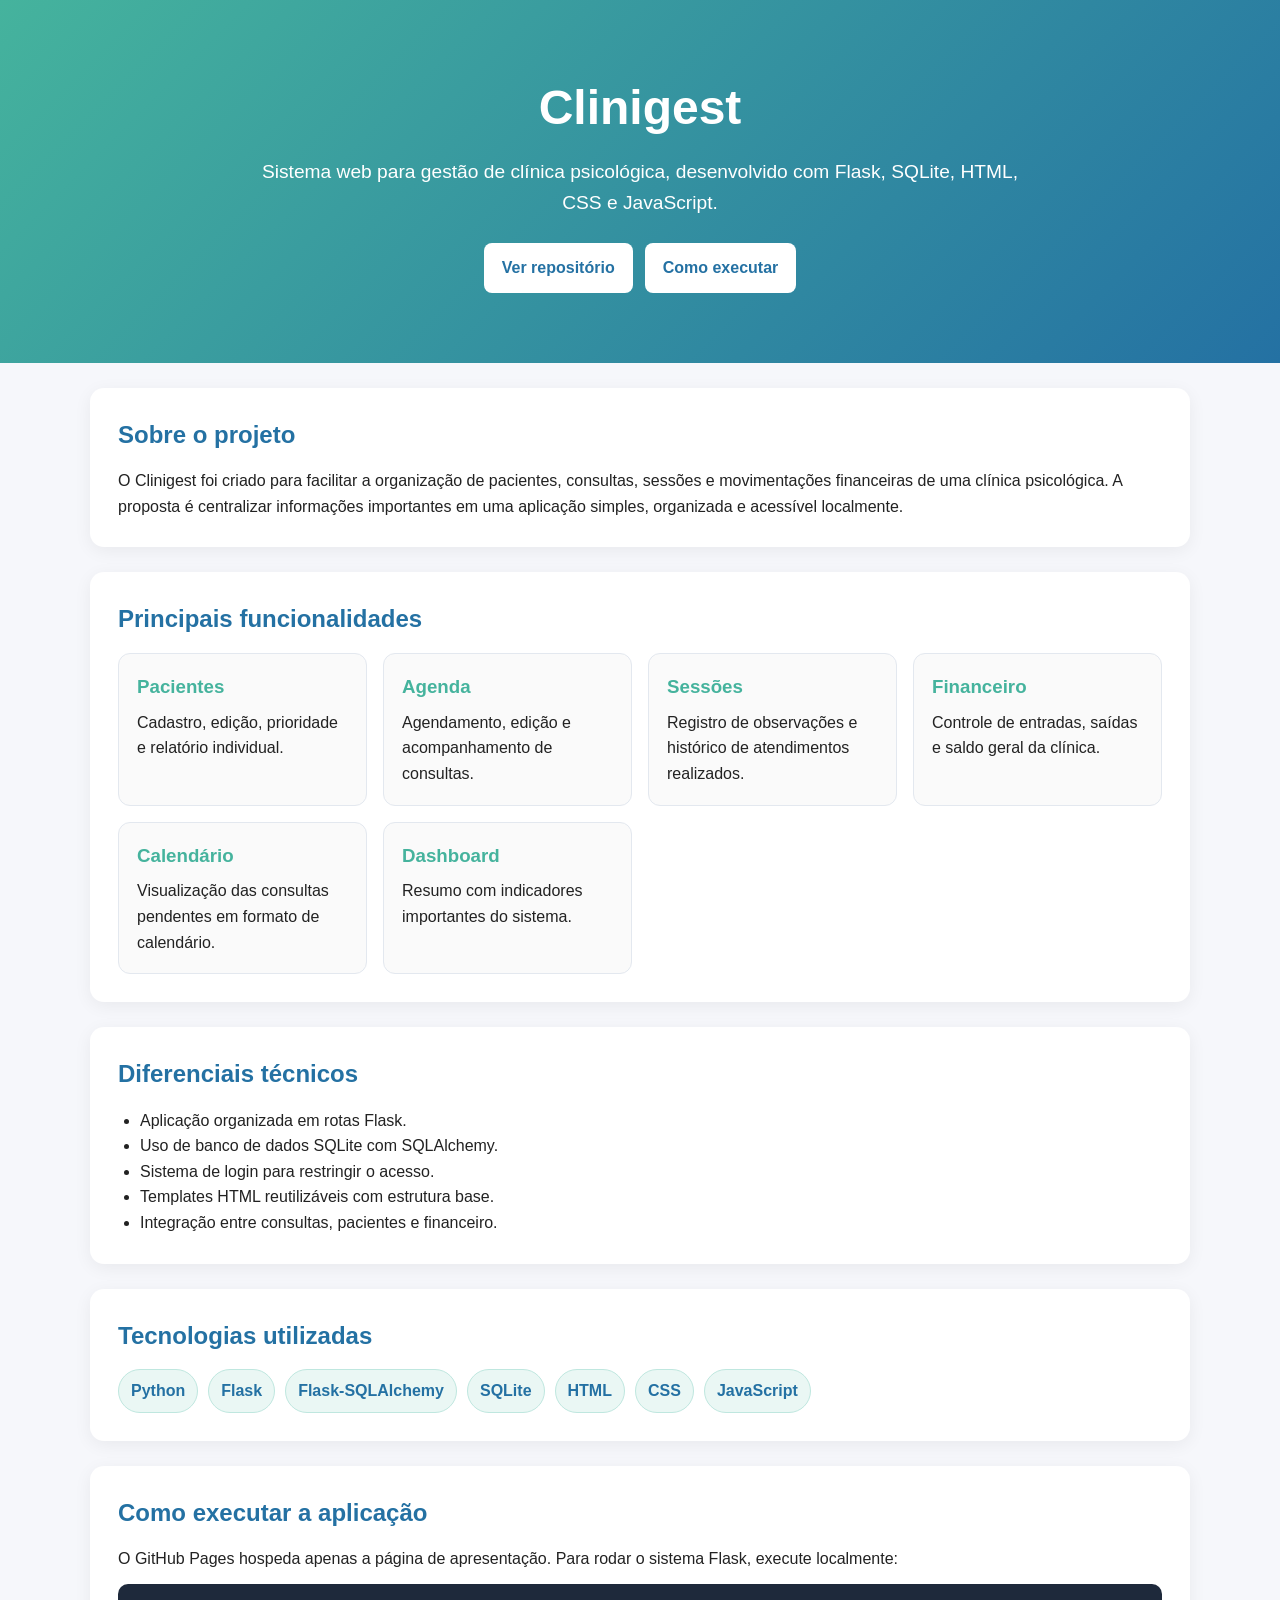
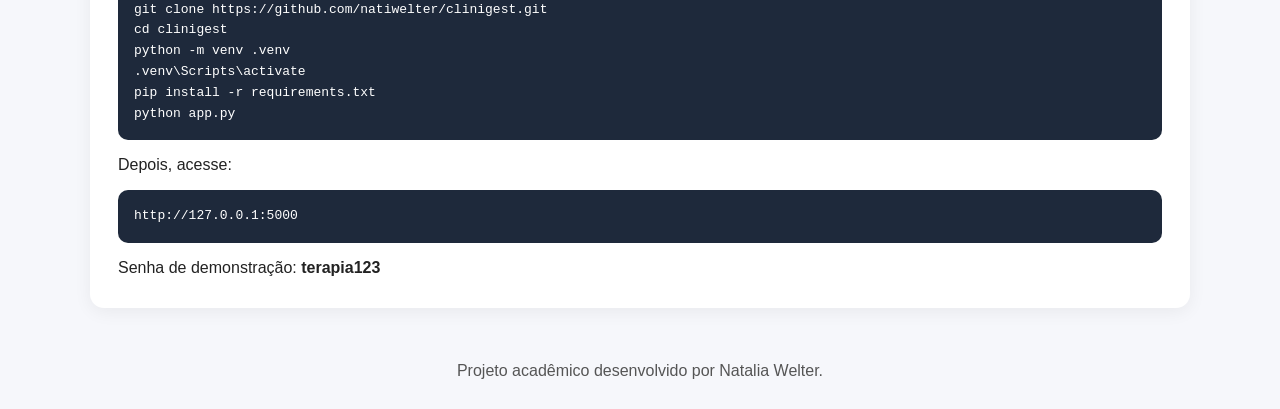
<file: docs/index.html>
<!DOCTYPE html>
<html lang="pt-BR">
<head>
  <meta charset="UTF-8">
  <meta name="viewport" content="width=device-width, initial-scale=1.0">
  <title>Clinigest - Página do Projeto</title>
  <link rel="stylesheet" href="style.css">
</head>
<body>
  <header class="hero">
    <div class="container">
      <h1>Clinigest</h1>
      <p>Sistema web para gestão de clínica psicológica, desenvolvido com Flask, SQLite, HTML, CSS e JavaScript.</p>
      <div class="buttons">
        <a href="https://github.com/natiwelter/clinigest" target="_blank">Ver repositório</a>
        <a href="#execucao">Como executar</a>
      </div>
    </div>
  </header>

  <main class="container">
    <section>
      <h2>Sobre o projeto</h2>
      <p>
        O Clinigest foi criado para facilitar a organização de pacientes, consultas, sessões e movimentações financeiras de uma clínica psicológica.
        A proposta é centralizar informações importantes em uma aplicação simples, organizada e acessível localmente.
      </p>
    </section>

    <section>
      <h2>Principais funcionalidades</h2>
      <div class="cards">
        <article><h3>Pacientes</h3><p>Cadastro, edição, prioridade e relatório individual.</p></article>
        <article><h3>Agenda</h3><p>Agendamento, edição e acompanhamento de consultas.</p></article>
        <article><h3>Sessões</h3><p>Registro de observações e histórico de atendimentos realizados.</p></article>
        <article><h3>Financeiro</h3><p>Controle de entradas, saídas e saldo geral da clínica.</p></article>
        <article><h3>Calendário</h3><p>Visualização das consultas pendentes em formato de calendário.</p></article>
        <article><h3>Dashboard</h3><p>Resumo com indicadores importantes do sistema.</p></article>
      </div>
    </section>

    <section>
      <h2>Diferenciais técnicos</h2>
      <ul>
        <li>Aplicação organizada em rotas Flask.</li>
        <li>Uso de banco de dados SQLite com SQLAlchemy.</li>
        <li>Sistema de login para restringir o acesso.</li>
        <li>Templates HTML reutilizáveis com estrutura base.</li>
        <li>Integração entre consultas, pacientes e financeiro.</li>
      </ul>
    </section>

    <section>
      <h2>Tecnologias utilizadas</h2>
      <div class="tags">
        <span>Python</span><span>Flask</span><span>Flask-SQLAlchemy</span><span>SQLite</span><span>HTML</span><span>CSS</span><span>JavaScript</span>
      </div>
    </section>

    <section id="execucao">
      <h2>Como executar a aplicação</h2>
      <p>O GitHub Pages hospeda apenas a página de apresentação. Para rodar o sistema Flask, execute localmente:</p>
      <pre><code>git clone https://github.com/natiwelter/clinigest.git
cd clinigest
python -m venv .venv
.venv\Scripts\activate
pip install -r requirements.txt
python app.py</code></pre>
      <p>Depois, acesse:</p>
      <pre><code>http://127.0.0.1:5000</code></pre>
      <p>Senha de demonstração: <strong>terapia123</strong></p>
    </section>
  </main>

  <footer>
    <p>Projeto acadêmico desenvolvido por Natalia Welter.</p>
  </footer>
</body>
</html>
</file>
<file: docs/style.css>
* {
  box-sizing: border-box;
  margin: 0;
  padding: 0;
}

body {
  font-family: Arial, sans-serif;
  background: #f6f7fb;
  color: #222;
  line-height: 1.6;
}

.container {
  width: min(1100px, 92%);
  margin: 0 auto;
}

.hero {
  background: linear-gradient(135deg, #45b39d, #2471a3);
  color: white;
  padding: 70px 0;
  text-align: center;
}

.hero h1 {
  font-size: 3rem;
  margin-bottom: 10px;
}

.hero p {
  font-size: 1.2rem;
  max-width: 760px;
  margin: 0 auto 25px;
}

.buttons {
  display: flex;
  gap: 12px;
  justify-content: center;
  flex-wrap: wrap;
}

.buttons a {
  background: white;
  color: #2471a3;
  padding: 12px 18px;
  text-decoration: none;
  border-radius: 8px;
  font-weight: bold;
}

section {
  background: white;
  margin: 25px 0;
  padding: 28px;
  border-radius: 14px;
  box-shadow: 0 4px 18px rgba(0,0,0,0.06);
}

h2 {
  color: #2471a3;
  margin-bottom: 14px;
}

.cards {
  display: grid;
  grid-template-columns: repeat(auto-fit, minmax(230px, 1fr));
  gap: 16px;
}

.cards article {
  border: 1px solid #e3e8ef;
  border-radius: 12px;
  padding: 18px;
  background: #fafafa;
}

.cards h3 {
  color: #45b39d;
  margin-bottom: 8px;
}

ul {
  padding-left: 22px;
}

.tags {
  display: flex;
  flex-wrap: wrap;
  gap: 10px;
}

.tags span {
  background: #eaf7f4;
  color: #2471a3;
  border: 1px solid #bfe7df;
  padding: 8px 12px;
  border-radius: 999px;
  font-weight: bold;
}

pre {
  background: #1e293b;
  color: white;
  padding: 16px;
  border-radius: 10px;
  overflow-x: auto;
  margin: 12px 0;
}

footer {
  text-align: center;
  padding: 25px;
  color: #555;
}
</file>
